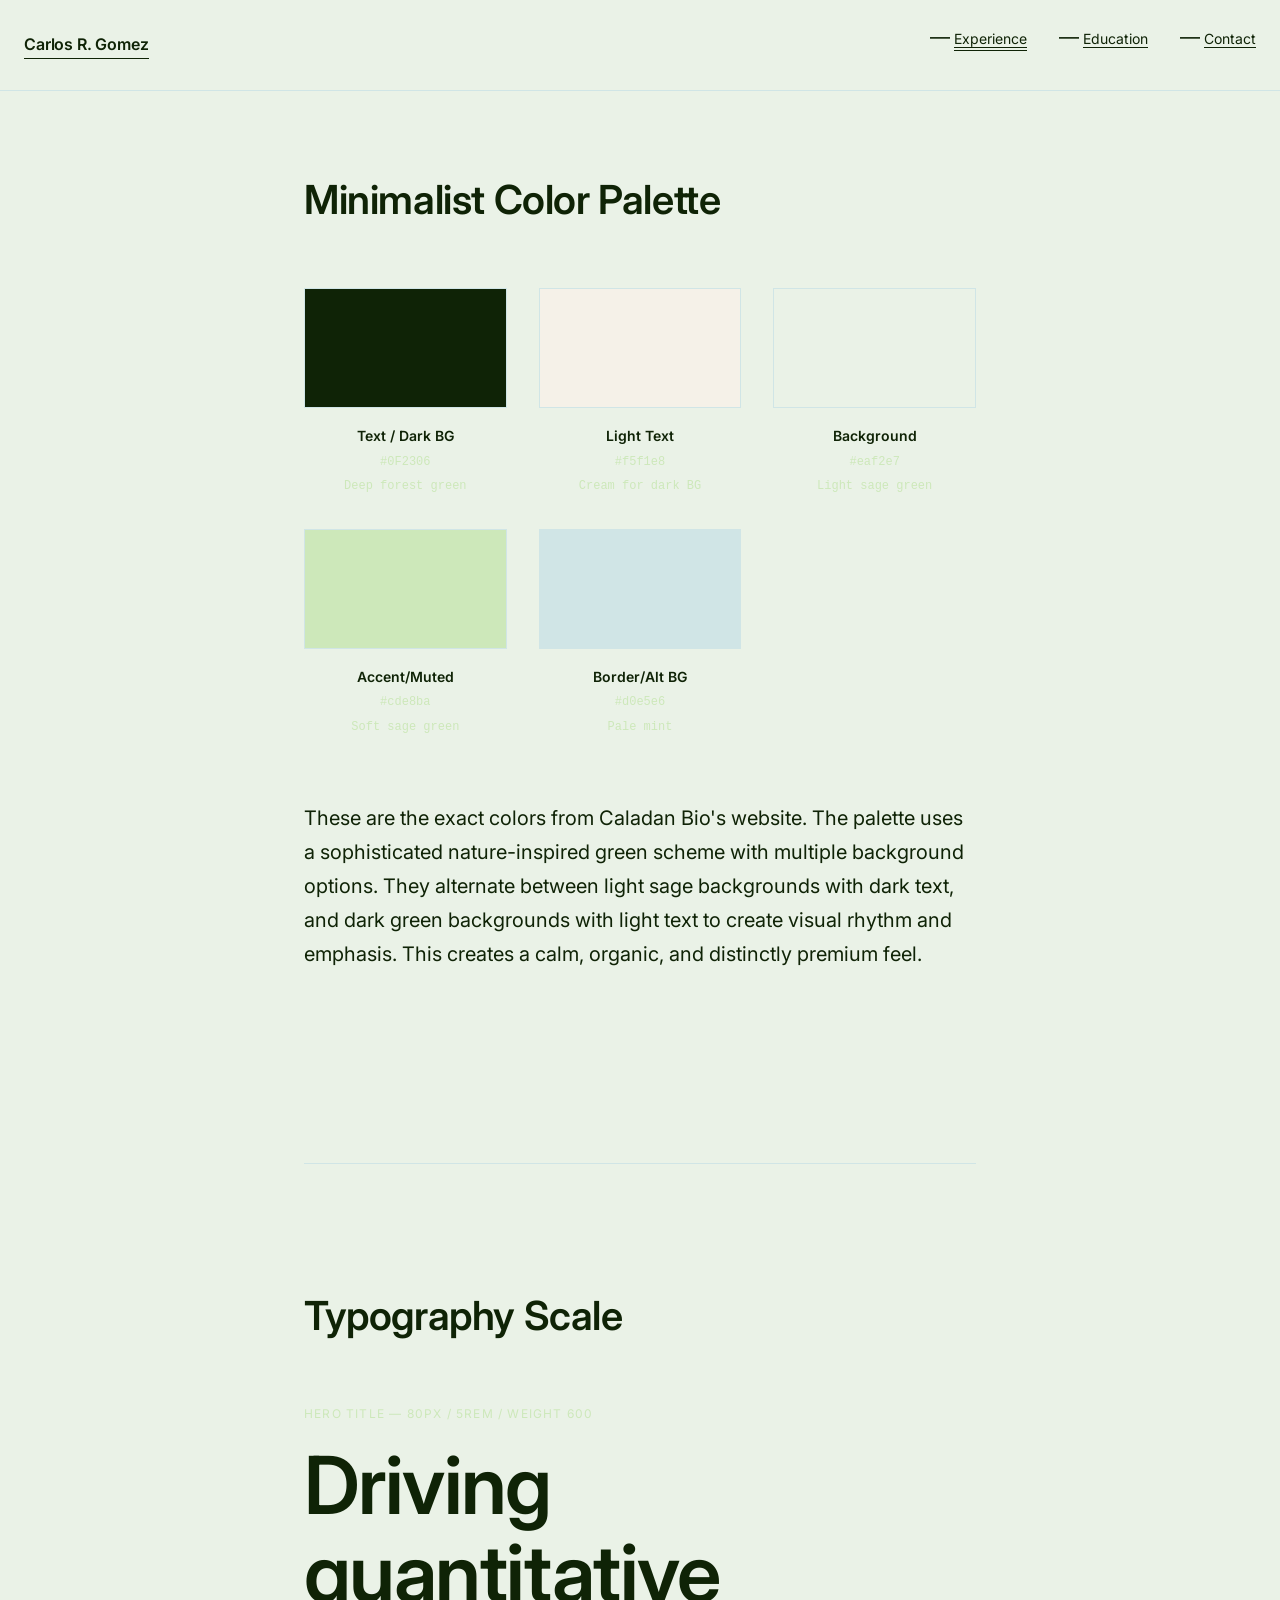
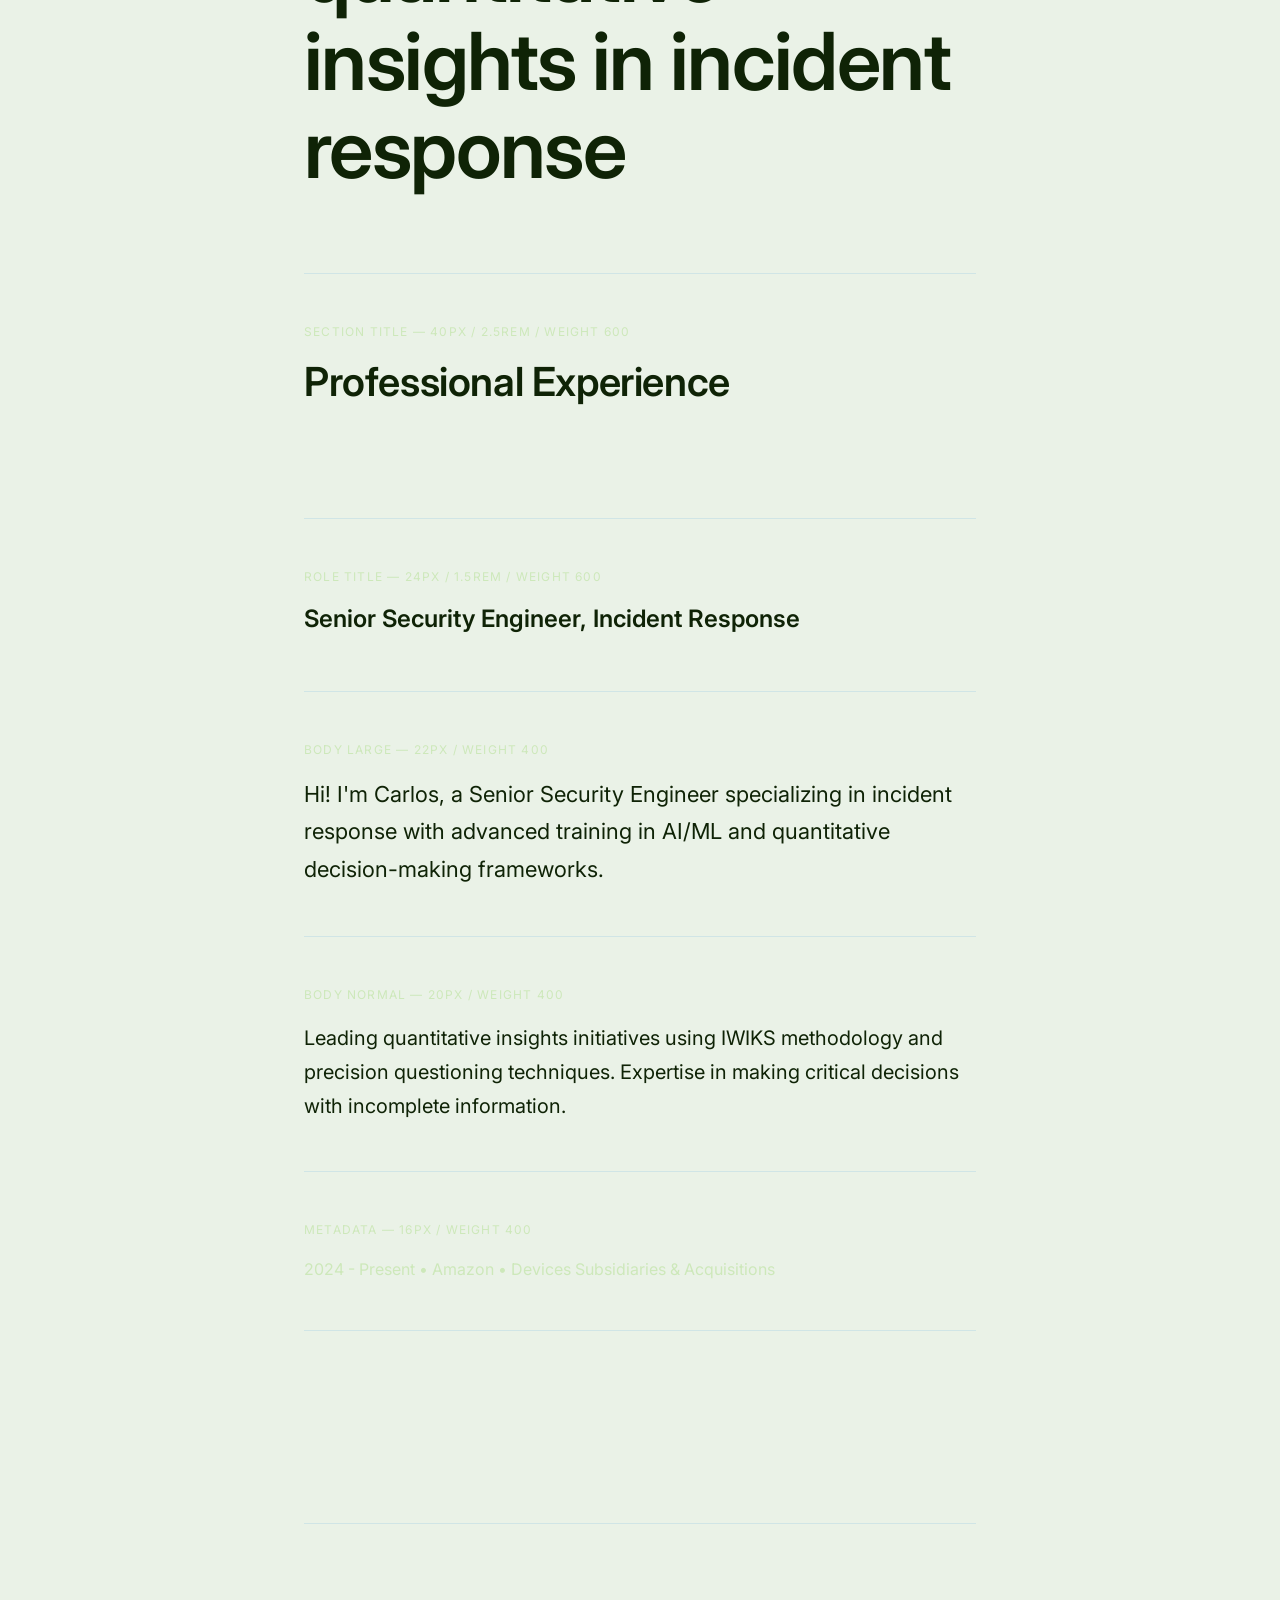
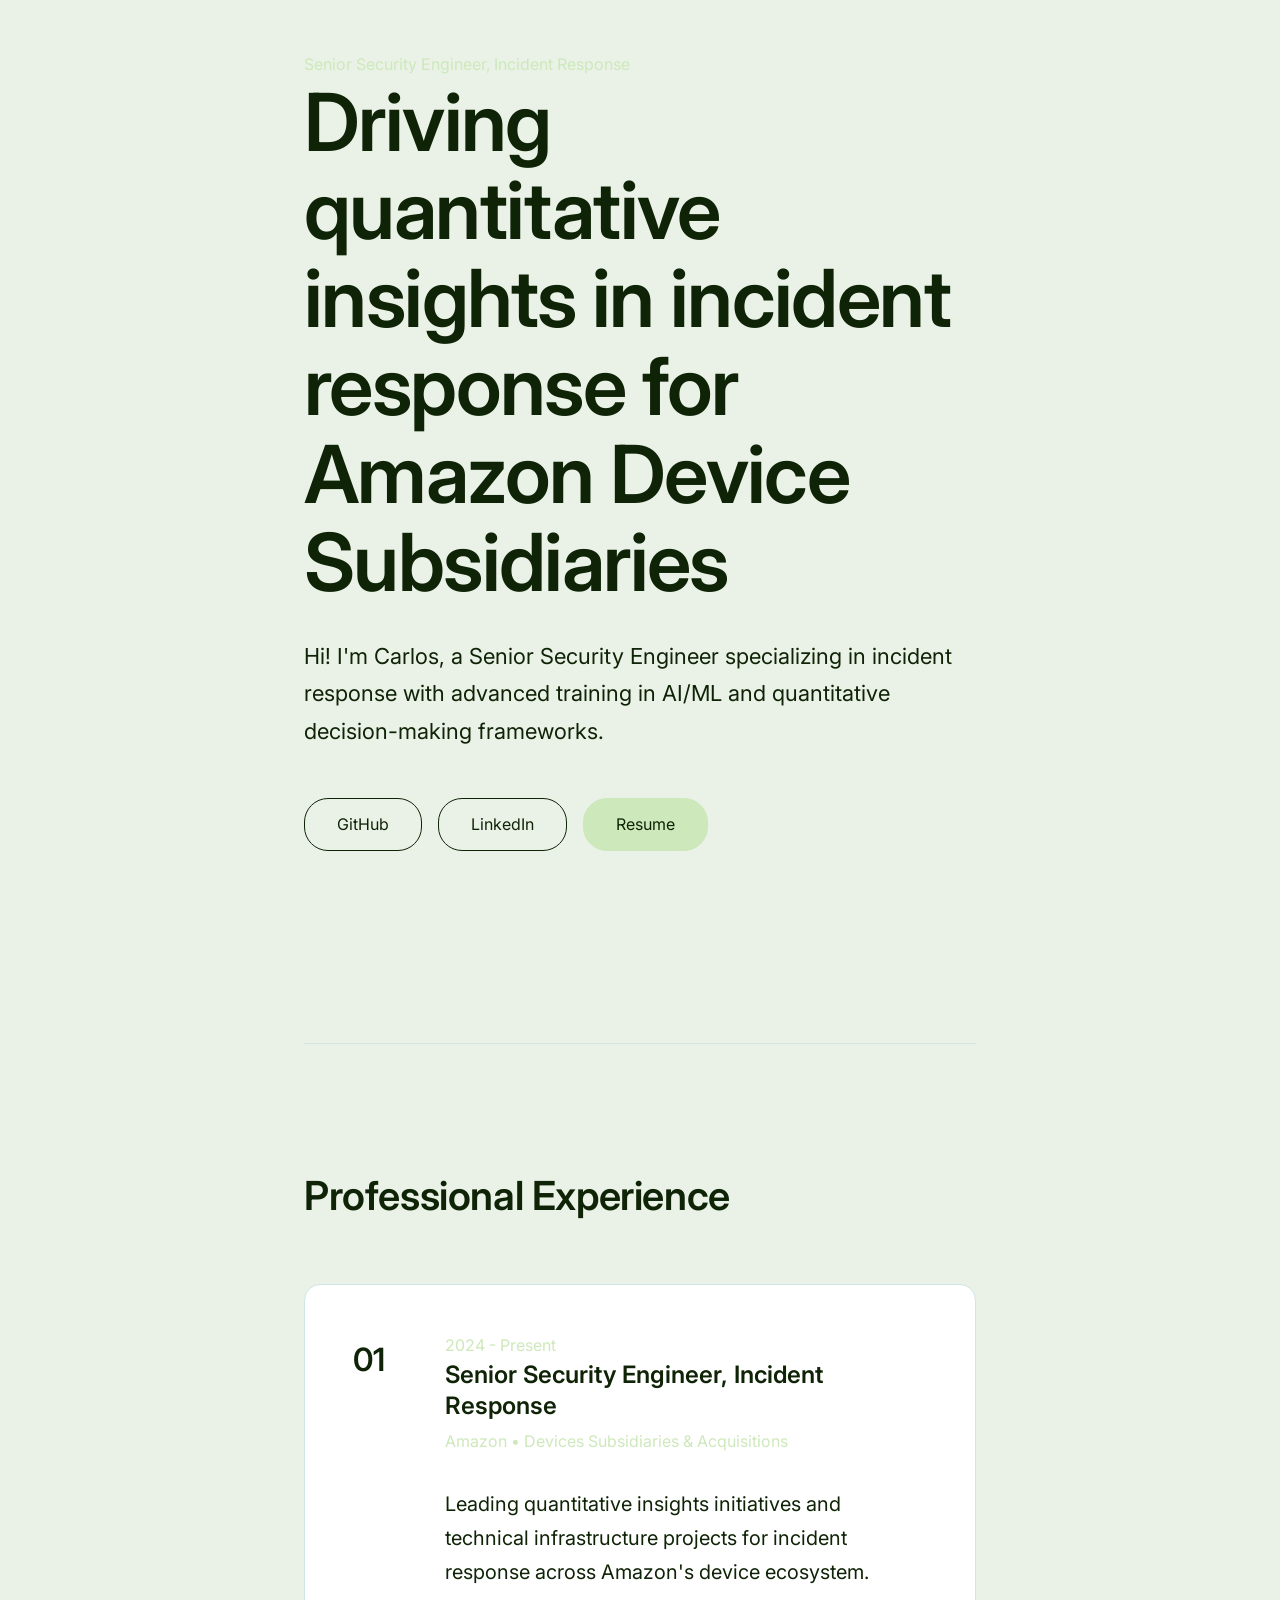
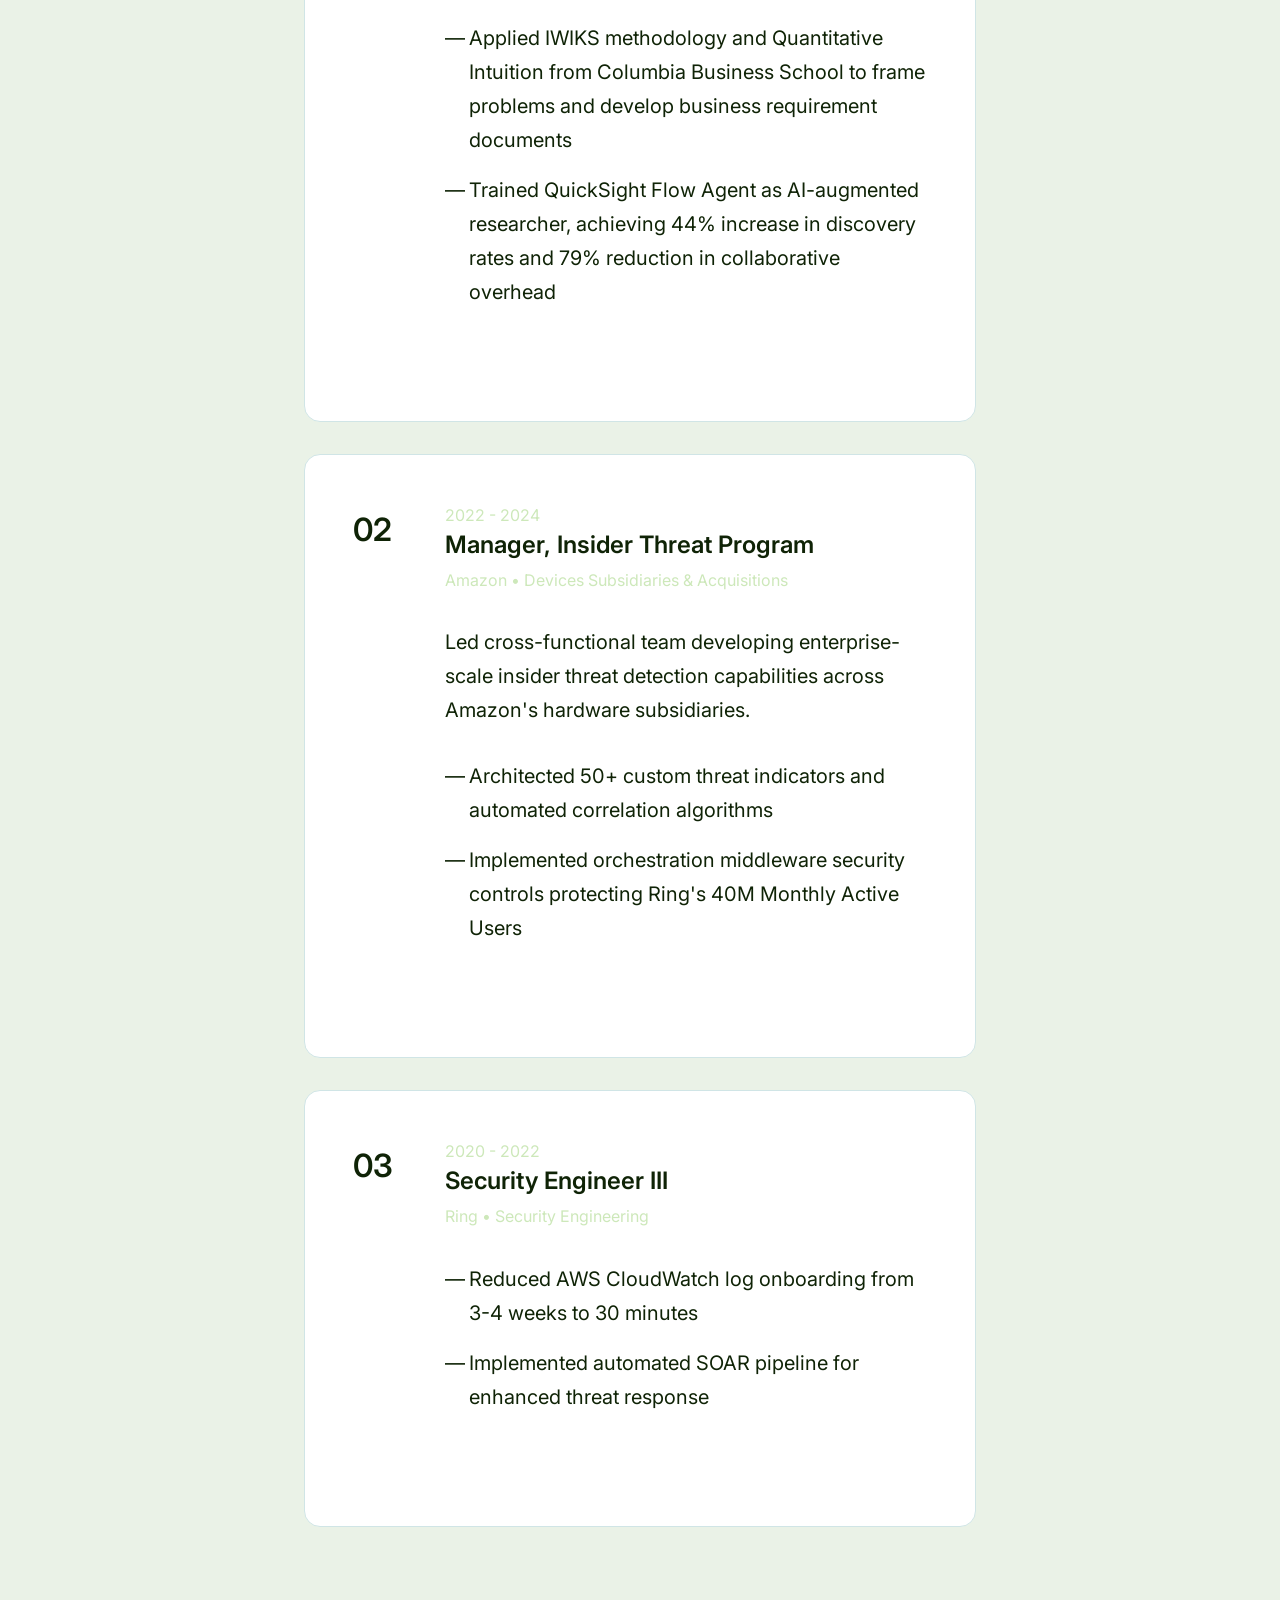
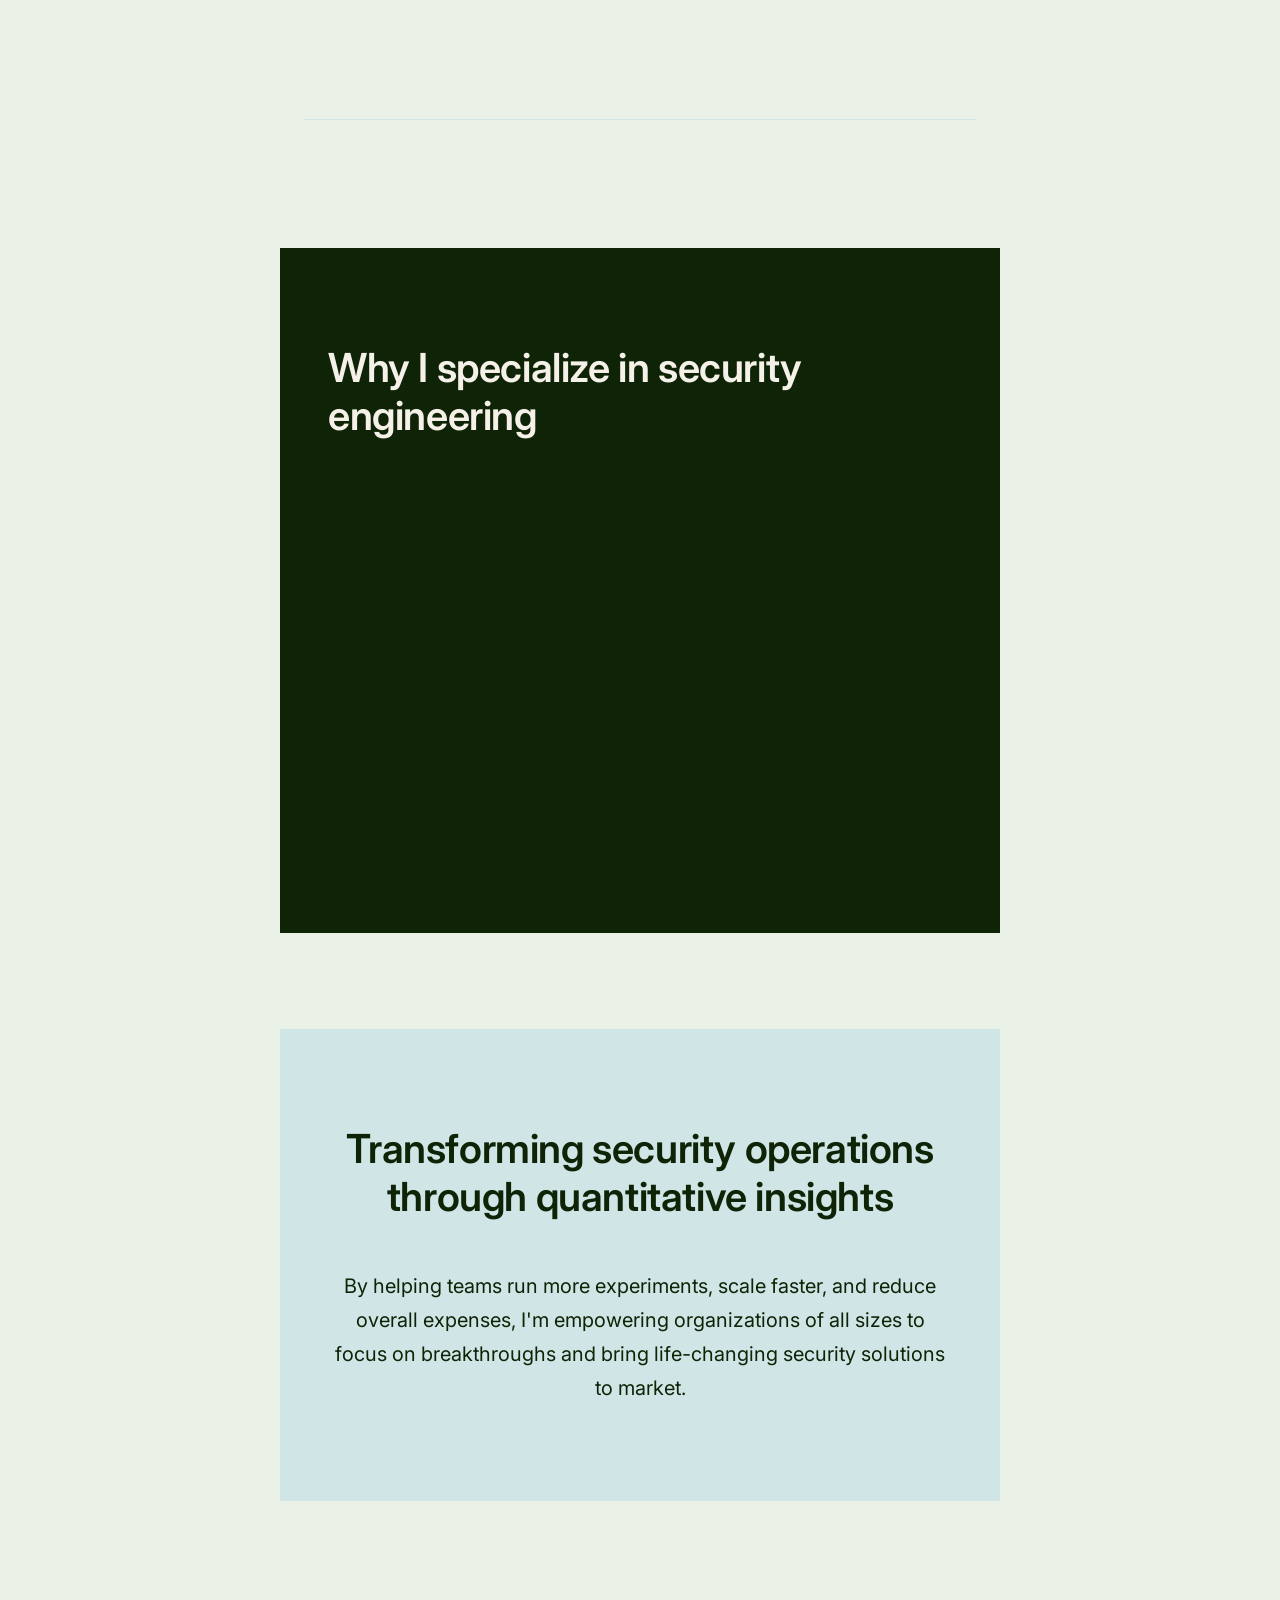
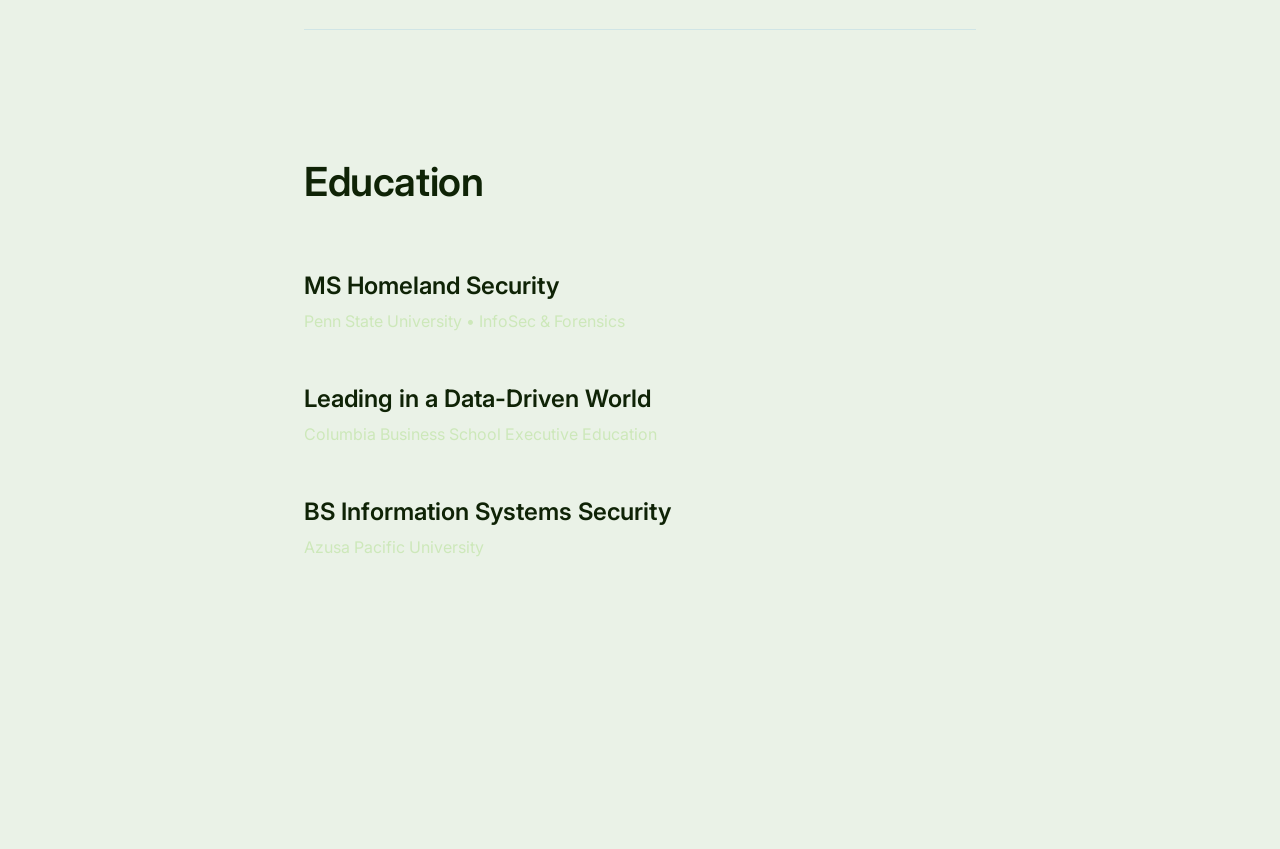
<file: minimalist-sample.html>
<!DOCTYPE html>
<html lang="en">
<head>
    <meta charset="UTF-8">
    <meta name="viewport" content="width=device-width, initial-scale=1.0">
    <title>Minimalist Design Sample - Carlos R. Gomez</title>
    <link rel="preconnect" href="https://fonts.googleapis.com">
    <link rel="preconnect" href="https://fonts.gstatic.com" crossorigin>
    <link href="https://fonts.googleapis.com/css2?family=Inter:wght@400;600&display=swap" rel="stylesheet">
    <style>
        /* MINIMALIST COLOR PALETTE - Exact colors from Caladan Bio */
        :root {
            /* Caladan Bio's actual color palette */
            --color-text: #0F2306;           /* Deep forest green - primary text */
            --color-text-light: #f5f1e8;     /* Light text for dark backgrounds */
            --color-background: #eaf2e7;     /* Very light sage green background */
            --color-background-dark: #0F2306; /* Dark green background for contrast */
            --color-muted: #cde8ba;          /* Soft sage green for accents */
            --color-border: #d0e5e6;         /* Pale mint border */
            --color-accent: #0F2306;         /* Deep forest green for emphasis */
        }

        * {
            margin: 0;
            padding: 0;
            box-sizing: border-box;
        }

        body {
            font-family: 'Inter', -apple-system, BlinkMacSystemFont, sans-serif;
            font-size: 20px;
            line-height: 1.7;
            color: var(--color-text);
            background: var(--color-background);
            font-weight: 400;
        }

        .container {
            max-width: 720px;
            margin: 0 auto;
            padding: 0 24px;
        }

        /* TYPOGRAPHY SCALE */
        .hero-title {
            font-size: 5rem;
            line-height: 1.1;
            font-weight: 600;
            margin-bottom: 2rem;
            letter-spacing: -0.02em;
        }

        .section-title {
            font-size: 2.5rem;
            line-height: 1.2;
            font-weight: 600;
            margin-bottom: 4rem;
            letter-spacing: -0.01em;
        }

        .role-title {
            font-size: 1.5rem;
            line-height: 1.3;
            font-weight: 600;
            margin-bottom: 0.5rem;
        }

        .body-large {
            font-size: 22px;
            line-height: 1.7;
            color: var(--color-text);
        }

        .body-normal {
            font-size: 20px;
            line-height: 1.7;
            color: var(--color-text);
        }

        .metadata {
            font-size: 16px;
            line-height: 1.6;
            color: var(--color-muted);
        }

        /* SPACING */
        .section {
            margin-bottom: 12rem;
        }

        .experience-item {
            margin-bottom: 6rem;
        }

        /* LINKS & BUTTONS */
        a {
            color: var(--color-text);
            text-decoration: none;
            border-bottom: 1px solid var(--color-text);
        }

        a:hover {
            opacity: 0.6;
        }

        .button {
            display: inline-block;
            padding: 12px 32px;
            border: 1.5px solid var(--color-text);
            border-radius: 24px;
            color: var(--color-text);
            text-decoration: none;
            font-size: 16px;
            font-weight: 400;
            transition: all 0.2s ease;
        }

        .button:hover {
            background: var(--color-text);
            color: var(--color-background);
            opacity: 1;
        }

        .button-primary {
            background: var(--color-muted);
            border-color: var(--color-muted);
        }

        .button-primary:hover {
            background: var(--color-text);
            border-color: var(--color-text);
        }

        /* LISTS */
        ul {
            list-style: none;
            margin-top: 2rem;
        }

        ul li {
            margin-bottom: 1rem;
            padding-left: 1.5rem;
            position: relative;
        }

        ul li:before {
            content: "—";
            position: absolute;
            left: 0;
        }

        /* DIVIDER */
        .divider {
            height: 1px;
            background: var(--color-border);
            margin: 8rem 0;
        }

        /* CARDS - Caladan Bio Style */
        .card {
            background: white;
            border: 1px solid var(--color-border);
            border-radius: 16px;
            padding: 3rem;
            margin-bottom: 2rem;
        }

        .card-accent {
            background: var(--color-muted);
            border-color: var(--color-muted);
        }

        .section-dark {
            background: var(--color-background-dark);
            color: var(--color-text-light);
            padding: 6rem 0;
            margin-left: -24px;
            margin-right: -24px;
            padding-left: 24px;
            padding-right: 24px;
        }

        .section-dark h2,
        .section-dark h3,
        .section-dark .number {
            color: var(--color-text-light);
        }

        .section-dark .metadata {
            color: rgba(245, 241, 232, 0.7);
        }

        .section-light {
            background: var(--color-border);
            padding: 6rem 0;
            margin-left: -24px;
            margin-right: -24px;
            padding-left: 24px;
            padding-right: 24px;
        }

        /* Navigation styles */
        .nav {
            position: fixed;
            top: 0;
            left: 0;
            right: 0;
            z-index: 1000;
            background: var(--color-background);
            border-bottom: 1px solid var(--color-border);
        }

        .nav-container {
            max-width: 1280px;
            margin: 0 auto;
            padding: 20px 24px;
            display: flex;
            align-items: center;
            justify-content: space-between;
        }

        .nav-logo {
            font-size: 16px;
            font-weight: 600;
            color: var(--color-text);
            text-decoration: none;
            letter-spacing: -0.01em;
        }

        .nav-logo:hover {
            opacity: 0.7;
        }

        .nav-links {
            display: flex;
            gap: 32px;
            align-items: center;
            list-style: none;
            margin: 0;
            padding: 0;
        }

        .nav-link {
            font-size: 14px;
            color: var(--color-text);
            text-decoration: none;
            position: relative;
            transition: opacity 0.2s ease;
        }

        .nav-link:hover {
            opacity: 0.6;
        }

        .nav-link.active::after {
            content: '';
            position: absolute;
            bottom: -4px;
            left: 0;
            right: 0;
            height: 1px;
            background: var(--color-text);
        }

        .numbered-item {
            display: flex;
            gap: 2rem;
            margin-bottom: 3rem;
        }

        .number {
            font-size: 2rem;
            font-weight: 600;
            color: var(--color-text);
            min-width: 60px;
        }

        /* COLOR PALETTE SWATCHES */
        .palette {
            display: grid;
            grid-template-columns: repeat(auto-fit, minmax(200px, 1fr));
            gap: 2rem;
            margin: 4rem 0;
        }

        .swatch {
            text-align: center;
        }

        .swatch-color {
            height: 120px;
            border: 1px solid var(--color-border);
            margin-bottom: 1rem;
        }

        .swatch-label {
            font-size: 14px;
            font-weight: 600;
            margin-bottom: 0.25rem;
        }

        .swatch-value {
            font-size: 12px;
            color: var(--color-muted);
            font-family: monospace;
        }

        /* TYPOGRAPHY SAMPLES */
        .type-sample {
            margin-bottom: 3rem;
            padding-bottom: 3rem;
            border-bottom: 1px solid var(--color-border);
        }

        .type-label {
            font-size: 12px;
            color: var(--color-muted);
            text-transform: uppercase;
            letter-spacing: 0.1em;
            margin-bottom: 1rem;
        }

        @media (max-width: 768px) {
            .hero-title {
                font-size: 3rem;
            }
            .section-title {
                font-size: 2rem;
            }
            body {
                font-size: 18px;
            }
        }
    </style>
</head>
<body>
    <div class="container">
        <!-- NAVIGATION EXAMPLE -->
        <nav class="nav">
            <div class="nav-container">
                <a href="#" class="nav-logo">Carlos R. Gomez</a>
                <ul class="nav-links">
                    <li><a href="#experience" class="nav-link active">Experience</a></li>
                    <li><a href="#education" class="nav-link">Education</a></li>
                    <li><a href="#contact" class="nav-link">Contact</a></li>
                </ul>
            </div>
        </nav>

        <!-- Add spacing for fixed nav -->
        <div style="height: 80px;"></div>

        <!-- COLOR PALETTE SECTION -->
        <section class="section" style="margin-top: 6rem;">
            <h1 class="section-title">Minimalist Color Palette</h1>
            
            <div class="palette">
                <div class="swatch">
                    <div class="swatch-color" style="background: #0F2306; border-color: #d0e5e6;"></div>
                    <div class="swatch-label">Text / Dark BG</div>
                    <div class="swatch-value">#0F2306</div>
                    <div class="swatch-value" style="margin-top: 0.25rem;">Deep forest green</div>
                </div>
                <div class="swatch">
                    <div class="swatch-color" style="background: #f5f1e8;"></div>
                    <div class="swatch-label">Light Text</div>
                    <div class="swatch-value">#f5f1e8</div>
                    <div class="swatch-value" style="margin-top: 0.25rem;">Cream for dark BG</div>
                </div>
                <div class="swatch">
                    <div class="swatch-color" style="background: #eaf2e7;"></div>
                    <div class="swatch-label">Background</div>
                    <div class="swatch-value">#eaf2e7</div>
                    <div class="swatch-value" style="margin-top: 0.25rem;">Light sage green</div>
                </div>
                <div class="swatch">
                    <div class="swatch-color" style="background: #cde8ba;"></div>
                    <div class="swatch-label">Accent/Muted</div>
                    <div class="swatch-value">#cde8ba</div>
                    <div class="swatch-value" style="margin-top: 0.25rem;">Soft sage green</div>
                </div>
                <div class="swatch">
                    <div class="swatch-color" style="background: #d0e5e6;"></div>
                    <div class="swatch-label">Border/Alt BG</div>
                    <div class="swatch-value">#d0e5e6</div>
                    <div class="swatch-value" style="margin-top: 0.25rem;">Pale mint</div>
                </div>
            </div>

            <p class="body-normal" style="margin-top: 3rem;">
                These are the exact colors from Caladan Bio's website. The palette uses a sophisticated 
                nature-inspired green scheme with multiple background options. They alternate between light 
                sage backgrounds with dark text, and dark green backgrounds with light text to create visual 
                rhythm and emphasis. This creates a calm, organic, and distinctly premium feel.
            </p>
        </section>

        <div class="divider"></div>

        <!-- TYPOGRAPHY SCALE SECTION -->
        <section class="section">
            <h1 class="section-title">Typography Scale</h1>

            <div class="type-sample">
                <div class="type-label">Hero Title — 80px / 5rem / Weight 600</div>
                <h1 class="hero-title">Driving quantitative insights in incident response</h1>
            </div>

            <div class="type-sample">
                <div class="type-label">Section Title — 40px / 2.5rem / Weight 600</div>
                <h2 class="section-title">Professional Experience</h2>
            </div>

            <div class="type-sample">
                <div class="type-label">Role Title — 24px / 1.5rem / Weight 600</div>
                <h3 class="role-title">Senior Security Engineer, Incident Response</h3>
            </div>

            <div class="type-sample">
                <div class="type-label">Body Large — 22px / Weight 400</div>
                <p class="body-large">
                    Hi! I'm Carlos, a Senior Security Engineer specializing in incident response with advanced 
                    training in AI/ML and quantitative decision-making frameworks.
                </p>
            </div>

            <div class="type-sample">
                <div class="type-label">Body Normal — 20px / Weight 400</div>
                <p class="body-normal">
                    Leading quantitative insights initiatives using IWIKS methodology and precision questioning 
                    techniques. Expertise in making critical decisions with incomplete information.
                </p>
            </div>

            <div class="type-sample">
                <div class="type-label">Metadata — 16px / Weight 400</div>
                <p class="metadata">2024 - Present • Amazon • Devices Subsidiaries & Acquisitions</p>
            </div>
        </section>

        <div class="divider"></div>

        <!-- SAMPLE HERO SECTION -->
        <section class="section">
            <p class="metadata">Senior Security Engineer, Incident Response</p>
            
            <h1 class="hero-title">Driving quantitative insights in incident response for Amazon Device Subsidiaries</h1>

            <p class="body-large" style="margin-bottom: 2rem;">
                Hi! I'm Carlos, a Senior Security Engineer specializing in incident response with advanced training 
                in AI/ML and quantitative decision-making frameworks.
            </p>

            <div style="display: flex; gap: 1rem; margin-top: 3rem;">
                <a href="#" class="button">GitHub</a>
                <a href="#" class="button">LinkedIn</a>
                <a href="#" class="button-primary button">Resume</a>
            </div>
        </section>

        <div class="divider"></div>

        <!-- SAMPLE EXPERIENCE SECTION - Caladan Bio Style with Cards -->
        <section class="section">
            <h2 class="section-title">Professional Experience</h2>

            <div class="card">
                <div class="numbered-item">
                    <div class="number">01</div>
                    <div>
                        <p class="metadata">2024 - Present</p>
                        <h3 class="role-title">Senior Security Engineer, Incident Response</h3>
                        <p class="metadata" style="margin-bottom: 2rem;">Amazon • Devices Subsidiaries & Acquisitions</p>
                        
                        <p class="body-normal" style="margin-bottom: 2rem;">
                            Leading quantitative insights initiatives and technical infrastructure projects for incident 
                            response across Amazon's device ecosystem.
                        </p>

                        <ul>
                            <li>Applied IWIKS methodology and Quantitative Intuition from Columbia Business School to frame 
                                problems and develop business requirement documents</li>
                            <li>Trained QuickSight Flow Agent as AI-augmented researcher, achieving 44% increase in discovery 
                                rates and 79% reduction in collaborative overhead</li>
                        </ul>
                    </div>
                </div>
            </div>

            <div class="card">
                <div class="numbered-item">
                    <div class="number">02</div>
                    <div>
                        <p class="metadata">2022 - 2024</p>
                        <h3 class="role-title">Manager, Insider Threat Program</h3>
                        <p class="metadata" style="margin-bottom: 2rem;">Amazon • Devices Subsidiaries & Acquisitions</p>
                        
                        <p class="body-normal" style="margin-bottom: 2rem;">
                            Led cross-functional team developing enterprise-scale insider threat detection capabilities 
                            across Amazon's hardware subsidiaries.
                        </p>

                        <ul>
                            <li>Architected 50+ custom threat indicators and automated correlation algorithms</li>
                            <li>Implemented orchestration middleware security controls protecting Ring's 40M Monthly Active Users</li>
                        </ul>
                    </div>
                </div>
            </div>

            <div class="card">
                <div class="numbered-item">
                    <div class="number">03</div>
                    <div>
                        <p class="metadata">2020 - 2022</p>
                        <h3 class="role-title">Security Engineer III</h3>
                        <p class="metadata" style="margin-bottom: 2rem;">Ring • Security Engineering</p>
                        
                        <ul>
                            <li>Reduced AWS CloudWatch log onboarding from 3-4 weeks to 30 minutes</li>
                            <li>Implemented automated SOAR pipeline for enhanced threat response</li>
                        </ul>
                    </div>
                </div>
            </div>
        </section>

        <div class="divider"></div>

        <!-- DARK SECTION EXAMPLE - Like Caladan Bio -->
        <section class="section-dark">
            <div class="container">
                <h2 class="section-title">Why I specialize in security engineering</h2>
                
                <p class="body-large" style="margin-bottom: 3rem;">
                    Developing robust security solutions can take years and cost millions of dollars. Organizations 
                    face tough choices: stick with outdated systems or invest in high-throughput platforms that 
                    lock them into hefty contracts.
                </p>

                <p class="body-normal">
                    At Amazon, I set out to build security analytics platforms that merge best-in-class functionality 
                    with advanced automation—at a more affordable cost—delivering the best value for enterprise-scale 
                    incident response.
                </p>
            </div>
        </section>

        <div style="height: 6rem;"></div>

        <!-- LIGHT ACCENT SECTION EXAMPLE -->
        <section class="section-light">
            <div class="container">
                <h2 class="section-title" style="text-align: center; margin-bottom: 3rem;">
                    Transforming security operations through quantitative insights
                </h2>
                
                <p class="body-normal" style="text-align: center; max-width: 800px; margin: 0 auto;">
                    By helping teams run more experiments, scale faster, and reduce overall expenses, I'm empowering 
                    organizations of all sizes to focus on breakthroughs and bring life-changing security solutions 
                    to market.
                </p>
            </div>
        </section>

        <div class="divider"></div>

        <!-- SAMPLE EDUCATION SECTION -->
        <section class="section">
            <h2 class="section-title">Education</h2>

            <div style="margin-bottom: 3rem;">
                <h3 class="role-title">MS Homeland Security</h3>
                <p class="metadata">Penn State University • InfoSec & Forensics</p>
            </div>

            <div style="margin-bottom: 3rem;">
                <h3 class="role-title">Leading in a Data-Driven World</h3>
                <p class="metadata">Columbia Business School Executive Education</p>
            </div>

            <div style="margin-bottom: 3rem;">
                <h3 class="role-title">BS Information Systems Security</h3>
                <p class="metadata">Azusa Pacific University</p>
            </div>
        </section>

        <div style="height: 6rem;"></div>
    </div>
</body>
</html>
</file>
